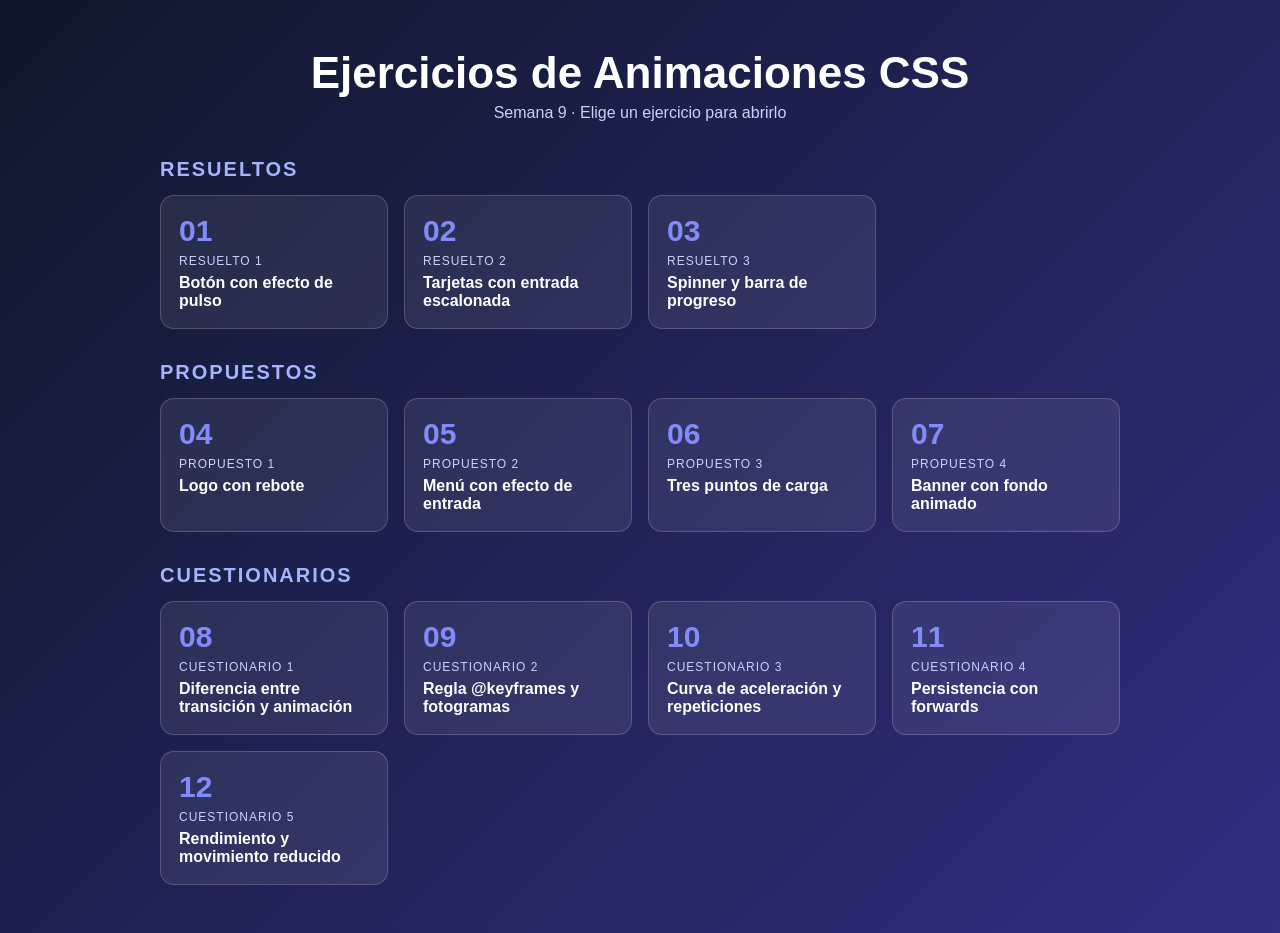
<file: index.html>
<!DOCTYPE html>
<html lang="es"><head><meta charset="UTF-8"><meta name="viewport" content="width=device-width, initial-scale=1.0">
<title>Menú de ejercicios - Semana 9</title>
<style>
*{box-sizing:border-box}
body{margin:0;background:linear-gradient(135deg,#0f172a,#312e81);min-height:100vh;color:#fff;font-family:Arial,sans-serif}
main{max-width:1000px;margin:0 auto;padding:48px 20px}
h1{text-align:center;font-size:clamp(28px,5vw,44px);margin:0 0 6px}
.sub{text-align:center;color:#c7d2fe;margin:0 0 36px}
h2{color:#a5b4fc;margin:32px 0 14px;font-size:20px;text-transform:uppercase;letter-spacing:2px}
.grid{display:grid;grid-template-columns:repeat(auto-fill,minmax(210px,1fr));gap:16px}
.card{display:flex;flex-direction:column;gap:6px;padding:18px;background:rgba(255,255,255,.08);border:1px solid rgba(255,255,255,.18);border-radius:14px;color:#fff;text-decoration:none;transition:transform .2s ease,background .2s ease,border-color .2s ease}
.card:hover,.card:focus-visible{transform:translateY(-4px);background:rgba(99,102,241,.45);border-color:#a5b4fc}
.num{font-size:30px;font-weight:bold;color:#818cf8}
.tag{font-size:12px;color:#c7d2fe;text-transform:uppercase;letter-spacing:1px}
.name{font-weight:bold}
</style></head><body><main>
<h1>Ejercicios de Animaciones CSS</h1><p class="sub">Semana 9 · Elige un ejercicio para abrirlo</p>
<section><h2>Resueltos</h2><div class="grid"><a class="card resuelto" href="Ejercicios_Resueltos/Ejercicio_01_Resuelto_Pulso/index.html"><span class="num">01</span><span class="tag">Resuelto 1</span><span class="name">Botón con efecto de pulso</span></a><a class="card resuelto" href="Ejercicios_Resueltos/Ejercicio_02_Resuelto_Tarjetas/index.html"><span class="num">02</span><span class="tag">Resuelto 2</span><span class="name">Tarjetas con entrada escalonada</span></a><a class="card resuelto" href="Ejercicios_Resueltos/Ejercicio_03_Resuelto_Loaders/index.html"><span class="num">03</span><span class="tag">Resuelto 3</span><span class="name">Spinner y barra de progreso</span></a></div></section><section><h2>Propuestos</h2><div class="grid"><a class="card propuesto" href="Ejercicios_Resueltos/Ejercicio_04_Propuesto_Rebote/index.html"><span class="num">04</span><span class="tag">Propuesto 1</span><span class="name">Logo con rebote</span></a><a class="card propuesto" href="Ejercicios_Resueltos/Ejercicio_05_Propuesto_Menu/index.html"><span class="num">05</span><span class="tag">Propuesto 2</span><span class="name">Menú con efecto de entrada</span></a><a class="card propuesto" href="Ejercicios_Resueltos/Ejercicio_06_Propuesto_Tres_Puntos/index.html"><span class="num">06</span><span class="tag">Propuesto 3</span><span class="name">Tres puntos de carga</span></a><a class="card propuesto" href="Ejercicios_Resueltos/Ejercicio_07_Propuesto_Banner/index.html"><span class="num">07</span><span class="tag">Propuesto 4</span><span class="name">Banner con fondo animado</span></a></div></section><section><h2>Cuestionarios</h2><div class="grid"><a class="card cuestionario" href="Ejercicios_Resueltos/Ejercicio_08_Cuestionario_01/index.html"><span class="num">08</span><span class="tag">Cuestionario 1</span><span class="name">Diferencia entre transición y animación</span></a><a class="card cuestionario" href="Ejercicios_Resueltos/Ejercicio_09_Cuestionario_02/index.html"><span class="num">09</span><span class="tag">Cuestionario 2</span><span class="name">Regla @keyframes y fotogramas</span></a><a class="card cuestionario" href="Ejercicios_Resueltos/Ejercicio_10_Cuestionario_03/index.html"><span class="num">10</span><span class="tag">Cuestionario 3</span><span class="name">Curva de aceleración y repeticiones</span></a><a class="card cuestionario" href="Ejercicios_Resueltos/Ejercicio_11_Cuestionario_04/index.html"><span class="num">11</span><span class="tag">Cuestionario 4</span><span class="name">Persistencia con forwards</span></a><a class="card cuestionario" href="Ejercicios_Resueltos/Ejercicio_12_Cuestionario_05/index.html"><span class="num">12</span><span class="tag">Cuestionario 5</span><span class="name">Rendimiento y movimiento reducido</span></a></div></section>
</main></body></html>
</file>
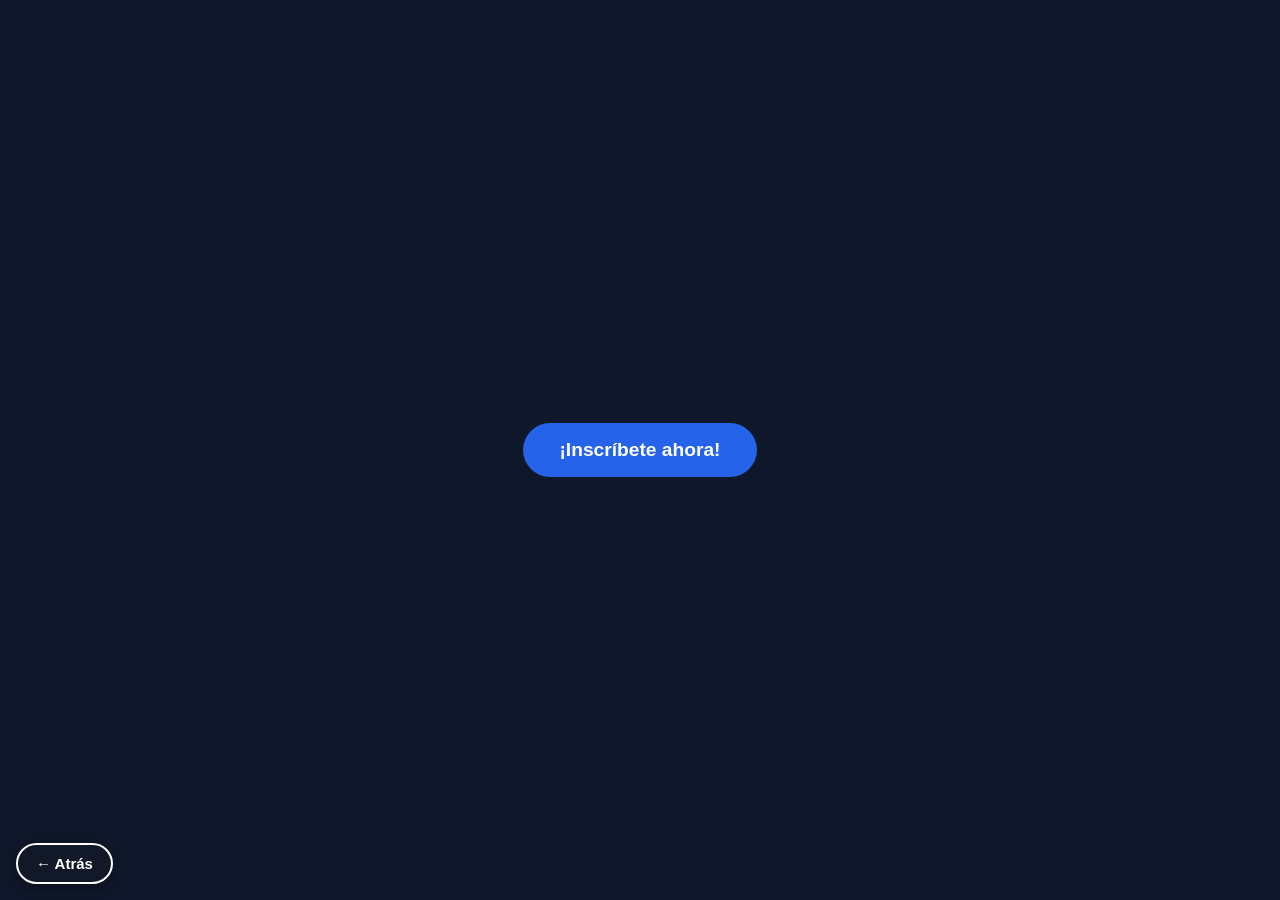
<file: Ejercicios_Resueltos/Ejercicio_01_Resuelto_Pulso/index.html>
<!DOCTYPE html>
<html lang="es">
<head>
  <meta charset="UTF-8">
  <meta name="viewport" content="width=device-width, initial-scale=1.0">
  <title>Resuelto 1: Botón con efecto de pulso</title>
  <link rel="stylesheet" href="styles.css">
<style id="btn-atras-css">
.btn-atras{position:fixed;left:16px;bottom:16px;z-index:99999;display:inline-flex;align-items:center;gap:8px;padding:10px 18px;background:#111827;color:#fff;font:700 15px Arial,sans-serif;text-decoration:none;border-radius:999px;box-shadow:0 4px 14px rgba(0,0,0,.35);border:2px solid #fff;transition:transform .2s ease,background .2s ease}
.btn-atras:hover,.btn-atras:focus-visible{background:#4f46e5;transform:translateX(-3px)}
</style>
</head>
<body>
  <button type="button" class="btn-pulso">¡Inscríbete ahora!</button>
<a class="btn-atras" href="../../index.html">&#8592; Atrás</a>
</body>
</html>
</file>
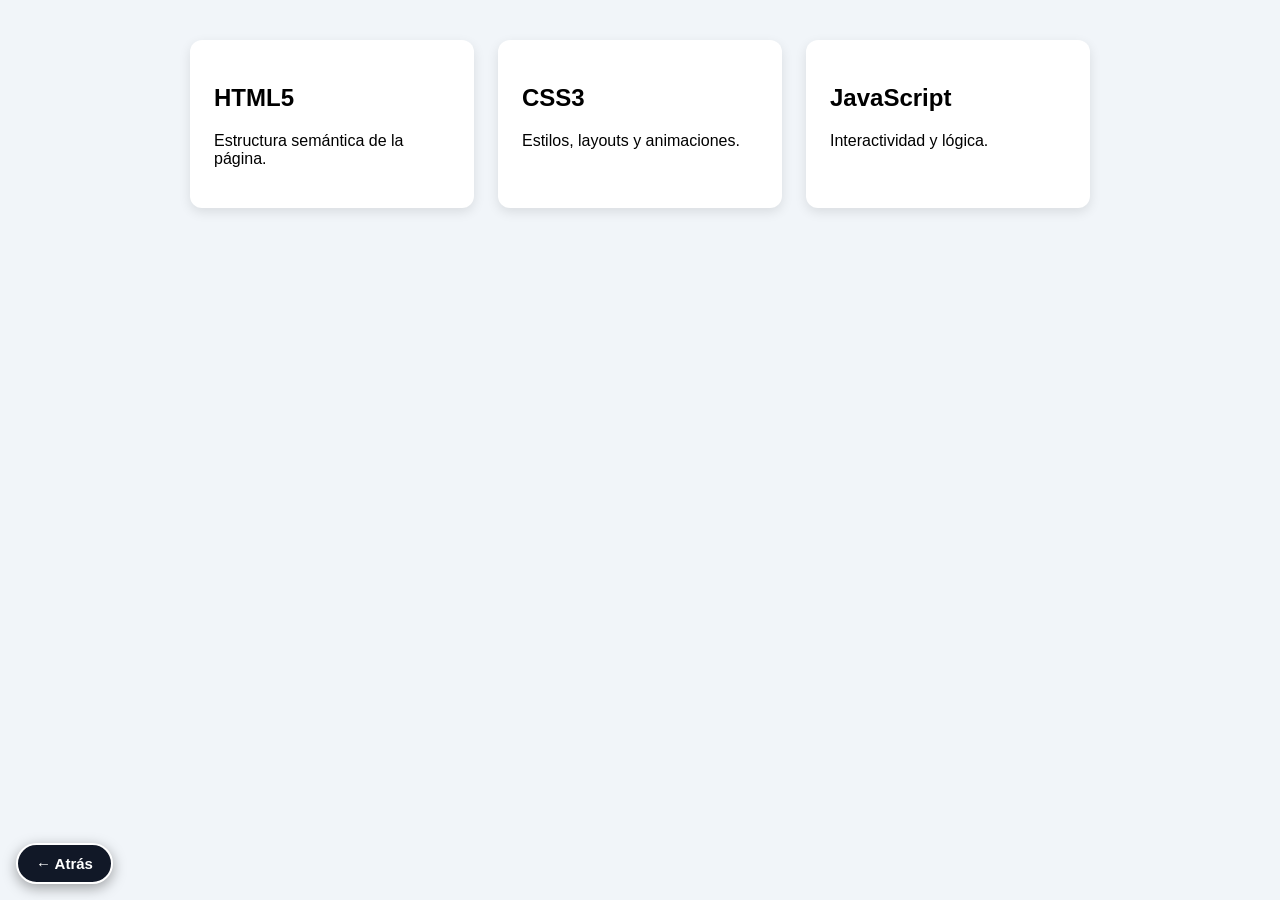
<file: Ejercicios_Resueltos/Ejercicio_02_Resuelto_Tarjetas/index.html>
<!DOCTYPE html>
<html lang="es">
<head>
  <meta charset="UTF-8">
  <meta name="viewport" content="width=device-width, initial-scale=1.0">
  <title>Resuelto 2: Tarjetas con entrada escalonada</title>
  <link rel="stylesheet" href="styles.css">
<style id="btn-atras-css">
.btn-atras{position:fixed;left:16px;bottom:16px;z-index:99999;display:inline-flex;align-items:center;gap:8px;padding:10px 18px;background:#111827;color:#fff;font:700 15px Arial,sans-serif;text-decoration:none;border-radius:999px;box-shadow:0 4px 14px rgba(0,0,0,.35);border:2px solid #fff;transition:transform .2s ease,background .2s ease}
.btn-atras:hover,.btn-atras:focus-visible{background:#4f46e5;transform:translateX(-3px)}
</style>
</head>
<body>
  <main class="contenedor">
    <article class="tarjeta"><h2>HTML5</h2><p>Estructura semántica de la página.</p></article>
    <article class="tarjeta"><h2>CSS3</h2><p>Estilos, layouts y animaciones.</p></article>
    <article class="tarjeta"><h2>JavaScript</h2><p>Interactividad y lógica.</p></article>
  </main>
<a class="btn-atras" href="../../index.html">&#8592; Atrás</a>
</body>
</html>
</file>
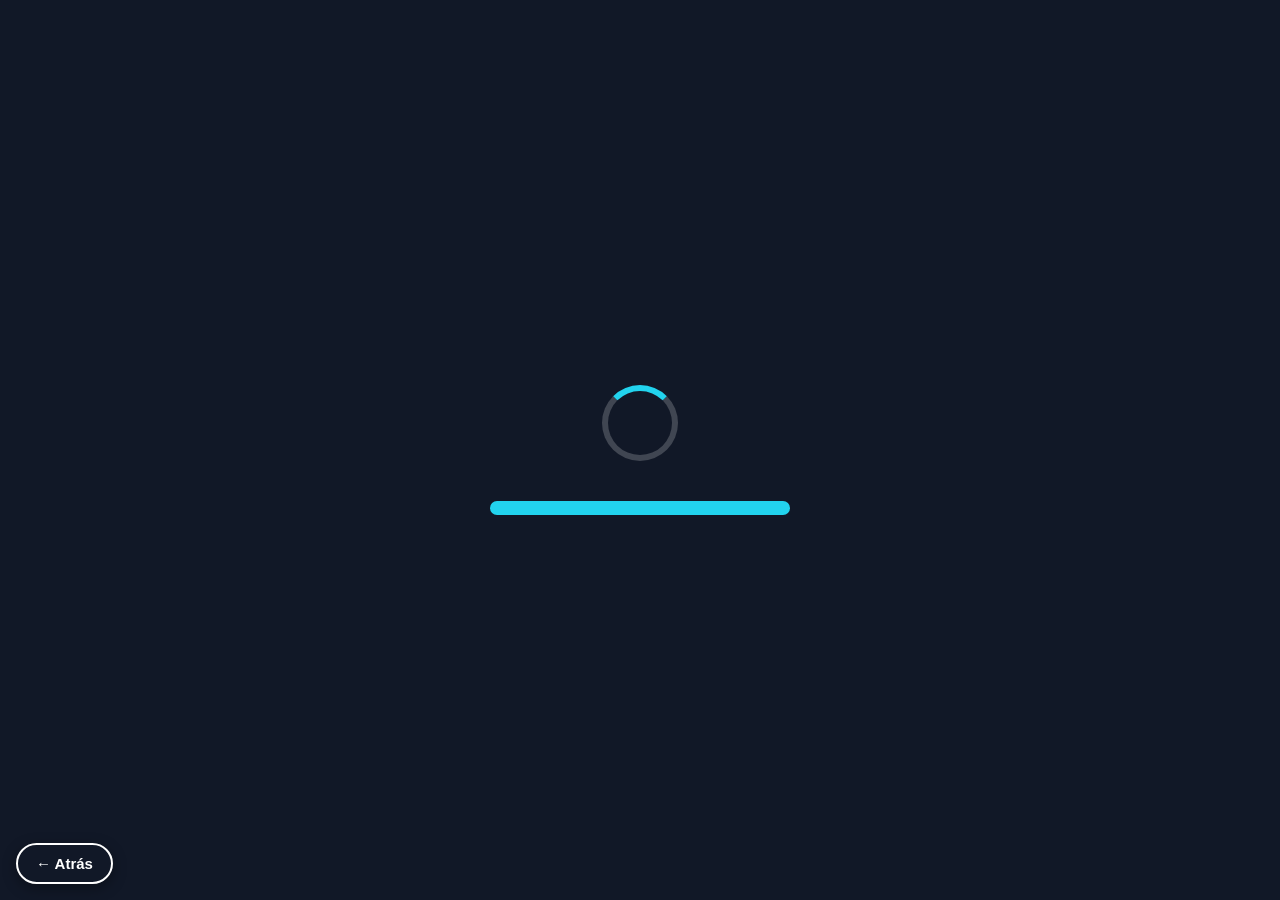
<file: Ejercicios_Resueltos/Ejercicio_03_Resuelto_Loaders/index.html>
<!DOCTYPE html>
<html lang="es">
<head>
  <meta charset="UTF-8">
  <meta name="viewport" content="width=device-width, initial-scale=1.0">
  <title>Resuelto 3: Spinner y barra de progreso</title>
  <link rel="stylesheet" href="styles.css">
<style id="btn-atras-css">
.btn-atras{position:fixed;left:16px;bottom:16px;z-index:99999;display:inline-flex;align-items:center;gap:8px;padding:10px 18px;background:#111827;color:#fff;font:700 15px Arial,sans-serif;text-decoration:none;border-radius:999px;box-shadow:0 4px 14px rgba(0,0,0,.35);border:2px solid #fff;transition:transform .2s ease,background .2s ease}
.btn-atras:hover,.btn-atras:focus-visible{background:#4f46e5;transform:translateX(-3px)}
</style>
</head>
<body>
  <div class="spinner" role="status" aria-label="Cargando"></div>
  <div class="barra" role="img" aria-label="Demostración de barra que se llena y se vacía">
    <div class="barra__relleno"></div>
  </div>
<a class="btn-atras" href="../../index.html">&#8592; Atrás</a>
</body>
</html>
</file>
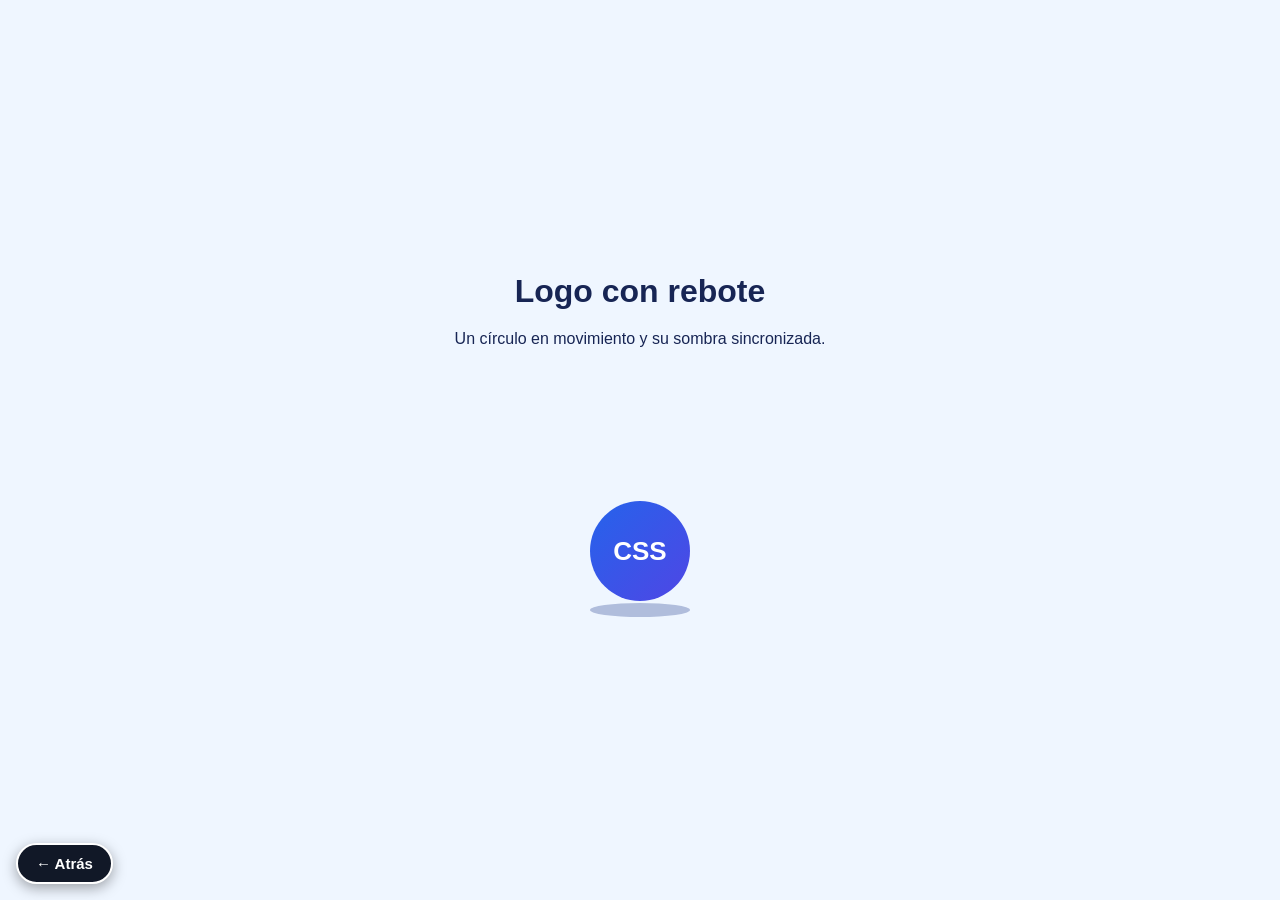
<file: Ejercicios_Resueltos/Ejercicio_04_Propuesto_Rebote/index.html>
<!DOCTYPE html>
<html lang="es">
<head>
  <meta charset="UTF-8">
  <meta name="viewport" content="width=device-width, initial-scale=1.0">
  <title>Propuesto 1: Logo con rebote</title>
  <link rel="stylesheet" href="styles.css">
<style id="btn-atras-css">
.btn-atras{position:fixed;left:16px;bottom:16px;z-index:99999;display:inline-flex;align-items:center;gap:8px;padding:10px 18px;background:#111827;color:#fff;font:700 15px Arial,sans-serif;text-decoration:none;border-radius:999px;box-shadow:0 4px 14px rgba(0,0,0,.35);border:2px solid #fff;transition:transform .2s ease,background .2s ease}
.btn-atras:hover,.btn-atras:focus-visible{background:#4f46e5;transform:translateX(-3px)}
</style>
</head>
<body>
  <main>
    <h1>Logo con rebote</h1>
    <p>Un círculo en movimiento y su sombra sincronizada.</p>
    <div class="escena" role="img" aria-label="Círculo azul que rebota sobre su sombra">
      <div class="logo" aria-hidden="true">CSS</div>
      <div class="sombra" aria-hidden="true"></div>
    </div>
  </main>
<a class="btn-atras" href="../../index.html">&#8592; Atrás</a>
</body>
</html>
</file>
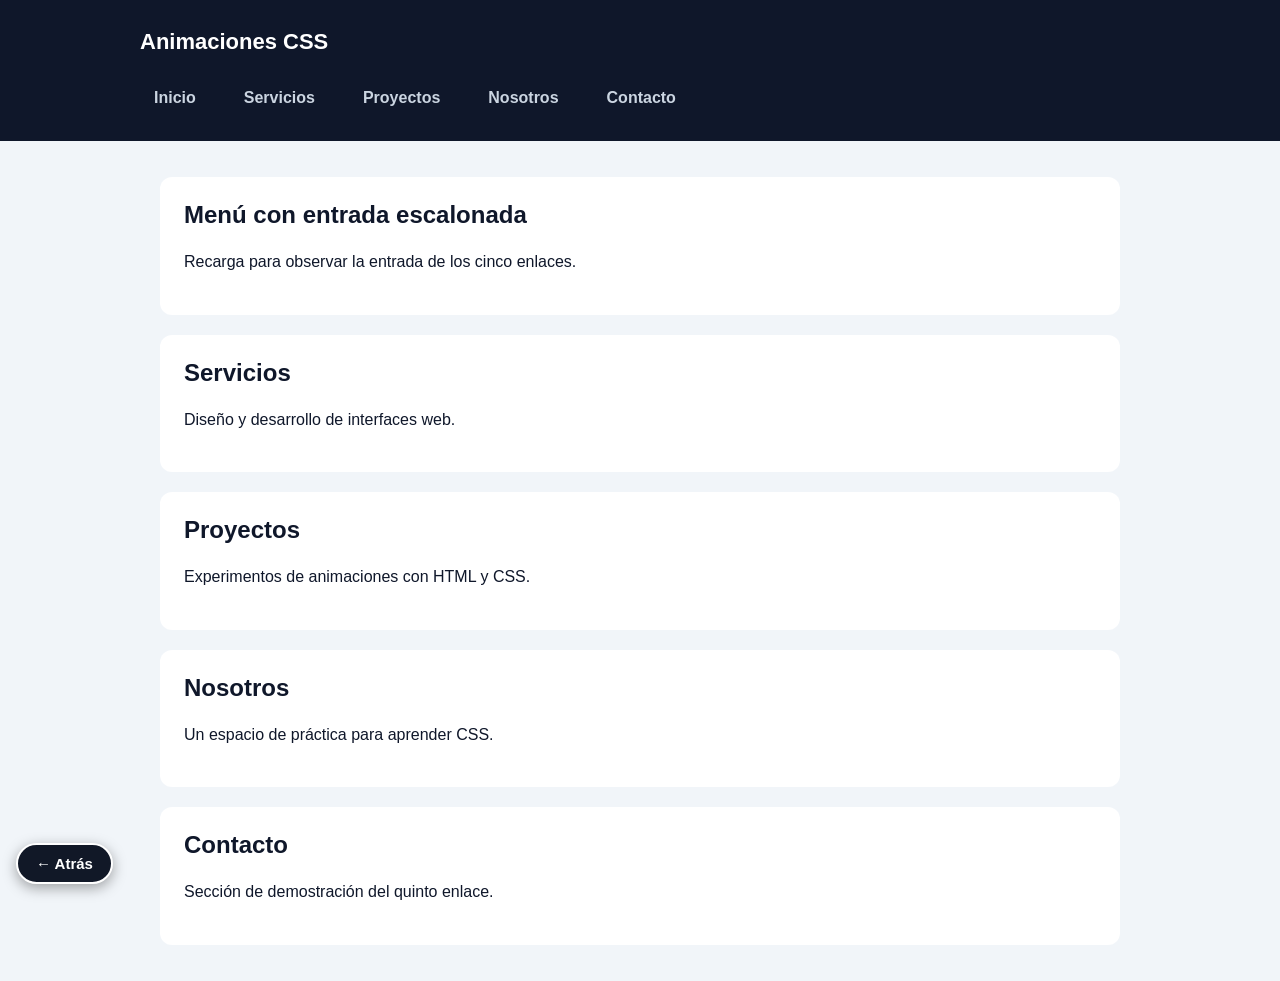
<file: Ejercicios_Resueltos/Ejercicio_05_Propuesto_Menu/index.html>
<!DOCTYPE html>
<html lang="es">
<head>
  <meta charset="UTF-8">
  <meta name="viewport" content="width=device-width, initial-scale=1.0">
  <title>Propuesto 2: Menú con efecto de entrada</title>
  <link rel="stylesheet" href="styles.css">
<style id="btn-atras-css">
.btn-atras{position:fixed;left:16px;bottom:16px;z-index:99999;display:inline-flex;align-items:center;gap:8px;padding:10px 18px;background:#111827;color:#fff;font:700 15px Arial,sans-serif;text-decoration:none;border-radius:999px;box-shadow:0 4px 14px rgba(0,0,0,.35);border:2px solid #fff;transition:transform .2s ease,background .2s ease}
.btn-atras:hover,.btn-atras:focus-visible{background:#4f46e5;transform:translateX(-3px)}
</style>
</head>
<body>
  <header>
    <p class="marca">Animaciones CSS</p>
    <nav aria-label="Navegación principal">
      <a href="#inicio">Inicio</a><a href="#servicios">Servicios</a><a href="#proyectos">Proyectos</a><a href="#nosotros">Nosotros</a><a href="#contacto">Contacto</a>
    </nav>
  </header>
  <main>
    <section id="inicio"><h1>Menú con entrada escalonada</h1><p>Recarga para observar la entrada de los cinco enlaces.</p></section>
    <section id="servicios"><h2>Servicios</h2><p>Diseño y desarrollo de interfaces web.</p></section>
    <section id="proyectos"><h2>Proyectos</h2><p>Experimentos de animaciones con HTML y CSS.</p></section>
    <section id="nosotros"><h2>Nosotros</h2><p>Un espacio de práctica para aprender CSS.</p></section>
    <section id="contacto"><h2>Contacto</h2><p>Sección de demostración del quinto enlace.</p></section>
  </main>
<a class="btn-atras" href="../../index.html">&#8592; Atrás</a>
</body>
</html>
</file>
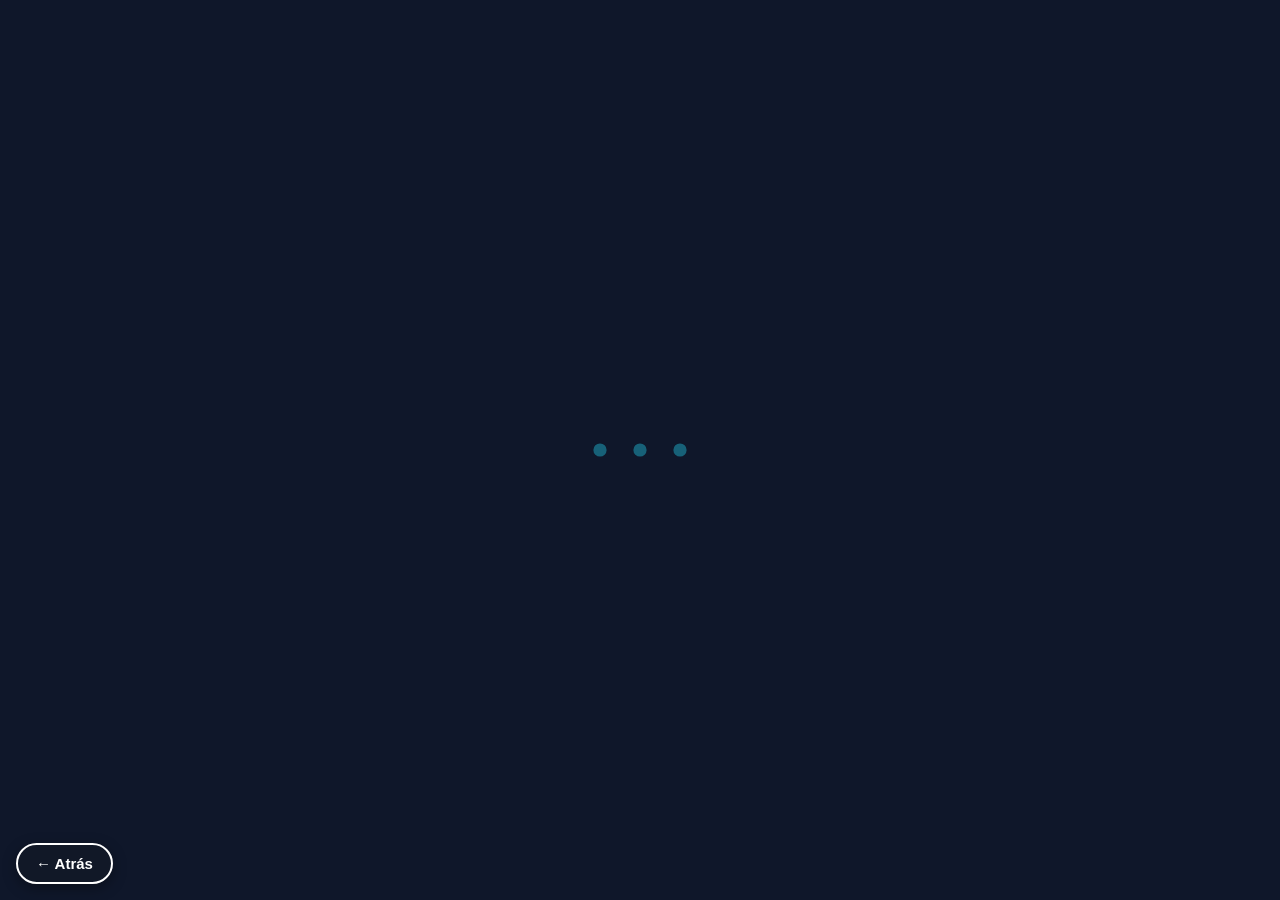
<file: Ejercicios_Resueltos/Ejercicio_06_Propuesto_Tres_Puntos/index.html>
<!DOCTYPE html>
<html lang="es">
<head>
  <meta charset="UTF-8">
  <meta name="viewport" content="width=device-width, initial-scale=1.0">
  <title>Propuesto 3: Tres puntos de carga</title>
  <link rel="stylesheet" href="styles.css">
<style id="btn-atras-css">
.btn-atras{position:fixed;left:16px;bottom:16px;z-index:99999;display:inline-flex;align-items:center;gap:8px;padding:10px 18px;background:#111827;color:#fff;font:700 15px Arial,sans-serif;text-decoration:none;border-radius:999px;box-shadow:0 4px 14px rgba(0,0,0,.35);border:2px solid #fff;transition:transform .2s ease,background .2s ease}
.btn-atras:hover,.btn-atras:focus-visible{background:#4f46e5;transform:translateX(-3px)}
</style>
</head>
<body>
  <main class="loader" role="status" aria-label="Cargando">
    <span class="punto" aria-hidden="true"></span>
    <span class="punto" aria-hidden="true"></span>
    <span class="punto" aria-hidden="true"></span>
  </main>
<a class="btn-atras" href="../../index.html">&#8592; Atrás</a>
</body>
</html>
</file>
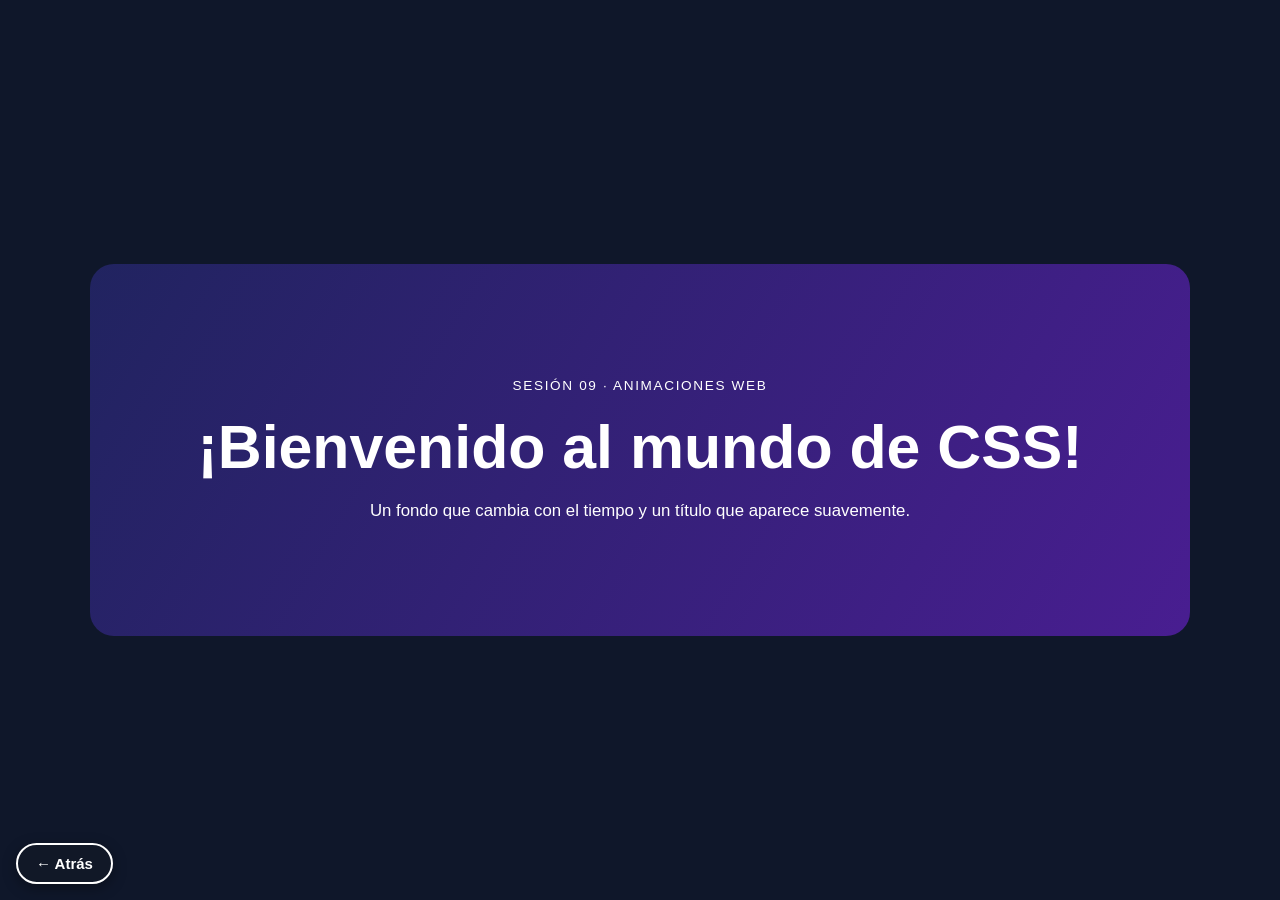
<file: Ejercicios_Resueltos/Ejercicio_07_Propuesto_Banner/index.html>
<!DOCTYPE html>
<html lang="es">
<head>
  <meta charset="UTF-8">
  <meta name="viewport" content="width=device-width, initial-scale=1.0">
  <title>Propuesto 4: Banner con fondo animado</title>
  <link rel="stylesheet" href="styles.css">
<style id="btn-atras-css">
.btn-atras{position:fixed;left:16px;bottom:16px;z-index:99999;display:inline-flex;align-items:center;gap:8px;padding:10px 18px;background:#111827;color:#fff;font:700 15px Arial,sans-serif;text-decoration:none;border-radius:999px;box-shadow:0 4px 14px rgba(0,0,0,.35);border:2px solid #fff;transition:transform .2s ease,background .2s ease}
.btn-atras:hover,.btn-atras:focus-visible{background:#4f46e5;transform:translateX(-3px)}
</style>
</head>
<body>
  <main class="banner">
    <div class="contenido">
      <p class="etiqueta">Sesión 09 · Animaciones web</p>
      <h1>¡Bienvenido al mundo de CSS!</h1>
      <p>Un fondo que cambia con el tiempo y un título que aparece suavemente.</p>
    </div>
  </main>
<a class="btn-atras" href="../../index.html">&#8592; Atrás</a>
</body>
</html>
</file>
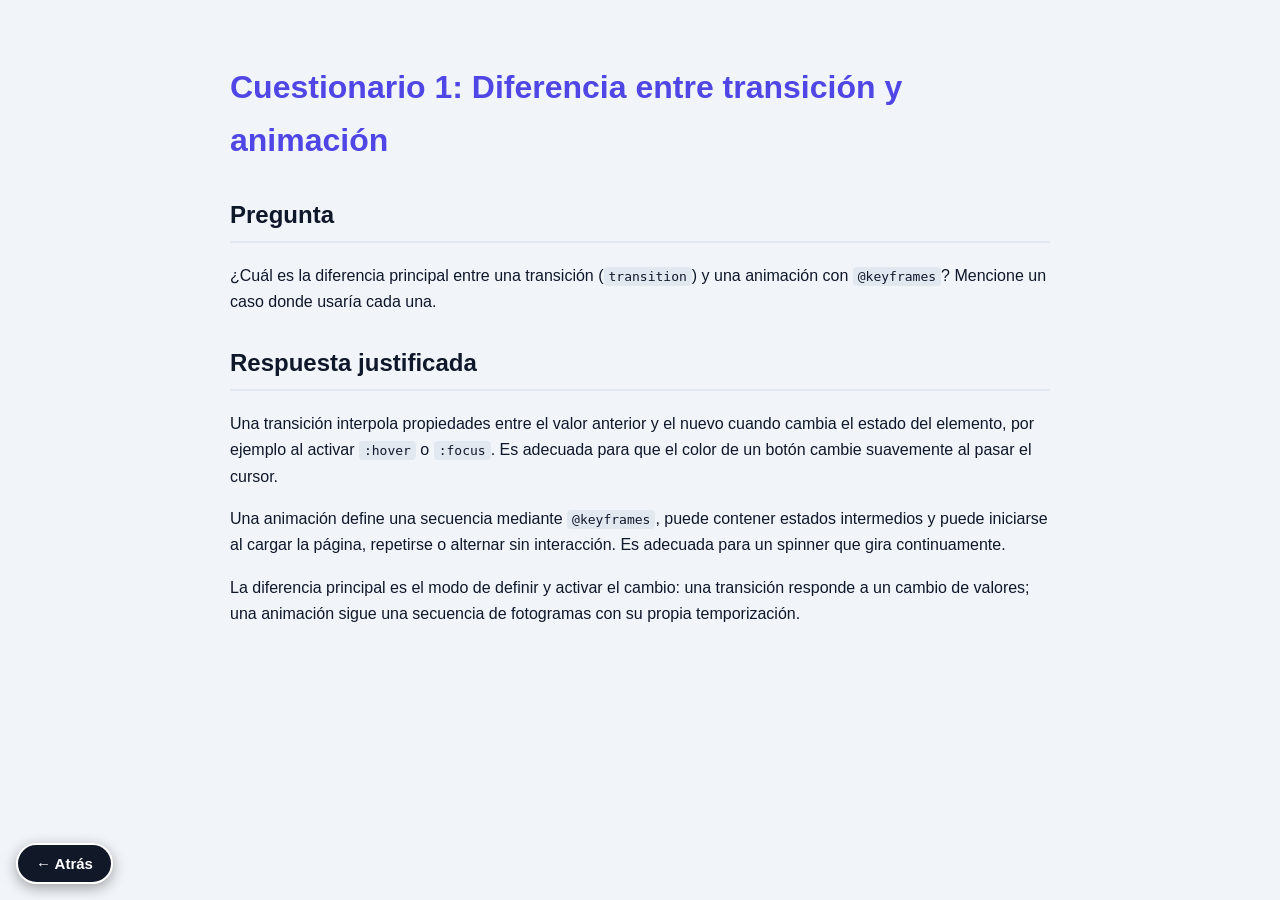
<file: Ejercicios_Resueltos/Ejercicio_08_Cuestionario_01/index.html>
<!DOCTYPE html>
<html lang="es"><head><meta charset="UTF-8"><meta name="viewport" content="width=device-width, initial-scale=1.0">
<title>Cuestionario 1: Diferencia entre transición y animación</title>
<style>body{margin:0;background:#f1f5f9;color:#0f172a;font-family:Arial,sans-serif;line-height:1.65}
main{max-width:820px;margin:0 auto;padding:40px 20px 90px}
h1{color:#4f46e5}h2{margin-top:28px;border-bottom:2px solid #e2e8f0;padding-bottom:6px}
code{background:#e2e8f0;padding:2px 5px;border-radius:4px}pre{background:#0f172a;color:#e2e8f0;padding:16px;border-radius:10px;overflow:auto}pre code{background:none;padding:0}</style>
<style id="btn-atras-css">
.btn-atras{position:fixed;left:16px;bottom:16px;z-index:99999;display:inline-flex;align-items:center;gap:8px;padding:10px 18px;background:#111827;color:#fff;font:700 15px Arial,sans-serif;text-decoration:none;border-radius:999px;box-shadow:0 4px 14px rgba(0,0,0,.35);border:2px solid #fff;transition:transform .2s ease,background .2s ease}
.btn-atras:hover,.btn-atras:focus-visible{background:#4f46e5;transform:translateX(-3px)}
</style></head><body><main><h1>Cuestionario 1: Diferencia entre transición y animación</h1>
<h2>Pregunta</h2>
<p>¿Cuál es la diferencia principal entre una transición (<code>transition</code>) y una animación con <code>@keyframes</code>? Mencione un caso donde usaría cada una.</p>
<h2>Respuesta justificada</h2>
<p>Una transición interpola propiedades entre el valor anterior y el nuevo cuando cambia el estado del elemento, por ejemplo al activar <code>:hover</code> o <code>:focus</code>. Es adecuada para que el color de un botón cambie suavemente al pasar el cursor.</p>
<p>Una animación define una secuencia mediante <code>@keyframes</code>, puede contener estados intermedios y puede iniciarse al cargar la página, repetirse o alternar sin interacción. Es adecuada para un spinner que gira continuamente.</p>
<p>La diferencia principal es el modo de definir y activar el cambio: una transición responde a un cambio de valores; una animación sigue una secuencia de fotogramas con su propia temporización.</p></main><a class="btn-atras" href="../../index.html">&#8592; Atrás</a></body></html>
</file>
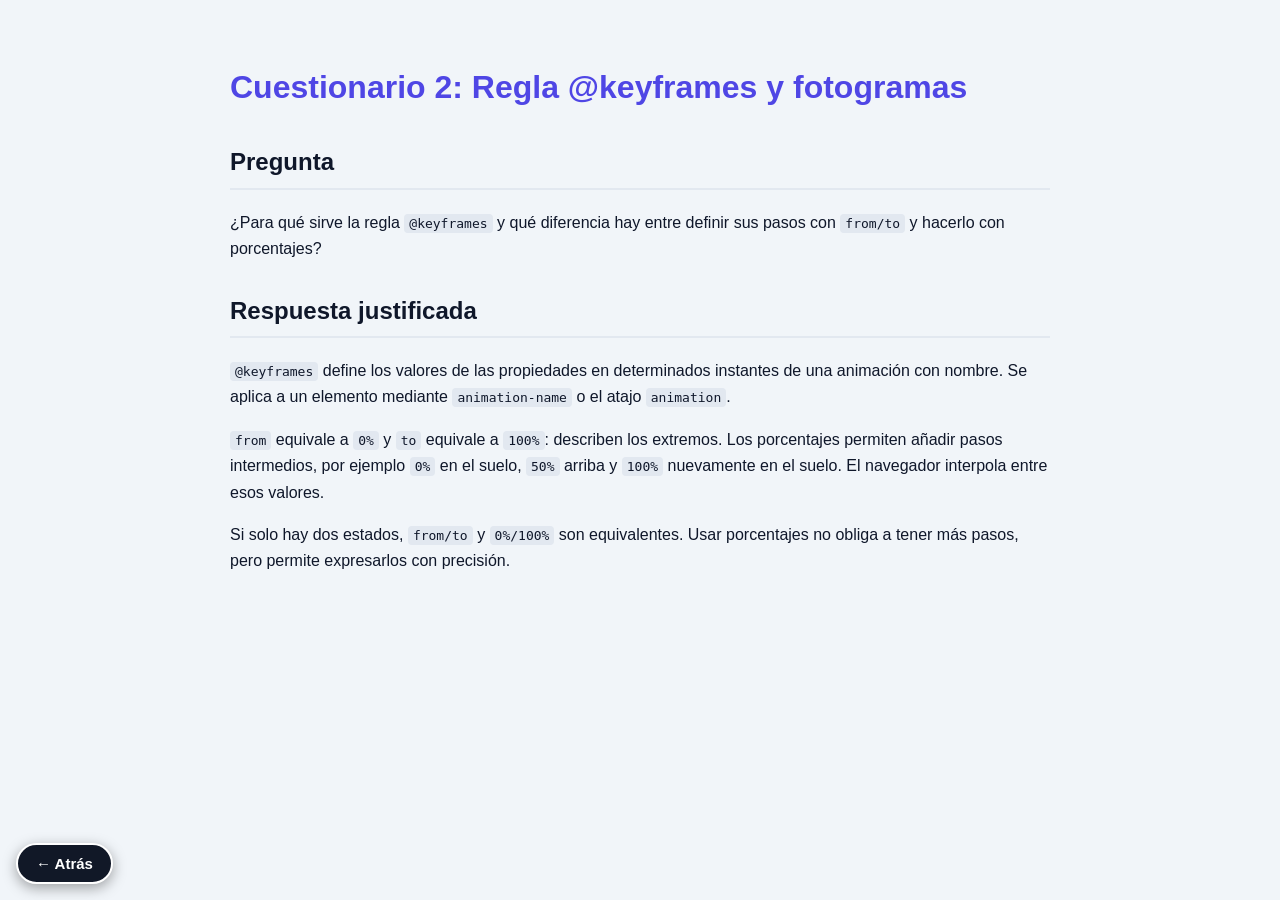
<file: Ejercicios_Resueltos/Ejercicio_09_Cuestionario_02/index.html>
<!DOCTYPE html>
<html lang="es"><head><meta charset="UTF-8"><meta name="viewport" content="width=device-width, initial-scale=1.0">
<title>Cuestionario 2: Regla @keyframes y fotogramas</title>
<style>body{margin:0;background:#f1f5f9;color:#0f172a;font-family:Arial,sans-serif;line-height:1.65}
main{max-width:820px;margin:0 auto;padding:40px 20px 90px}
h1{color:#4f46e5}h2{margin-top:28px;border-bottom:2px solid #e2e8f0;padding-bottom:6px}
code{background:#e2e8f0;padding:2px 5px;border-radius:4px}pre{background:#0f172a;color:#e2e8f0;padding:16px;border-radius:10px;overflow:auto}pre code{background:none;padding:0}</style>
<style id="btn-atras-css">
.btn-atras{position:fixed;left:16px;bottom:16px;z-index:99999;display:inline-flex;align-items:center;gap:8px;padding:10px 18px;background:#111827;color:#fff;font:700 15px Arial,sans-serif;text-decoration:none;border-radius:999px;box-shadow:0 4px 14px rgba(0,0,0,.35);border:2px solid #fff;transition:transform .2s ease,background .2s ease}
.btn-atras:hover,.btn-atras:focus-visible{background:#4f46e5;transform:translateX(-3px)}
</style></head><body><main><h1>Cuestionario 2: Regla @keyframes y fotogramas</h1>
<h2>Pregunta</h2>
<p>¿Para qué sirve la regla <code>@keyframes</code> y qué diferencia hay entre definir sus pasos con <code>from/to</code> y hacerlo con porcentajes?</p>
<h2>Respuesta justificada</h2>
<p><code>@keyframes</code> define los valores de las propiedades en determinados instantes de una animación con nombre. Se aplica a un elemento mediante <code>animation-name</code> o el atajo <code>animation</code>.</p>
<p><code>from</code> equivale a <code>0%</code> y <code>to</code> equivale a <code>100%</code>: describen los extremos. Los porcentajes permiten añadir pasos intermedios, por ejemplo <code>0%</code> en el suelo, <code>50%</code> arriba y <code>100%</code> nuevamente en el suelo. El navegador interpola entre esos valores.</p>
<p>Si solo hay dos estados, <code>from/to</code> y <code>0%/100%</code> son equivalentes. Usar porcentajes no obliga a tener más pasos, pero permite expresarlos con precisión.</p></main><a class="btn-atras" href="../../index.html">&#8592; Atrás</a></body></html>
</file>
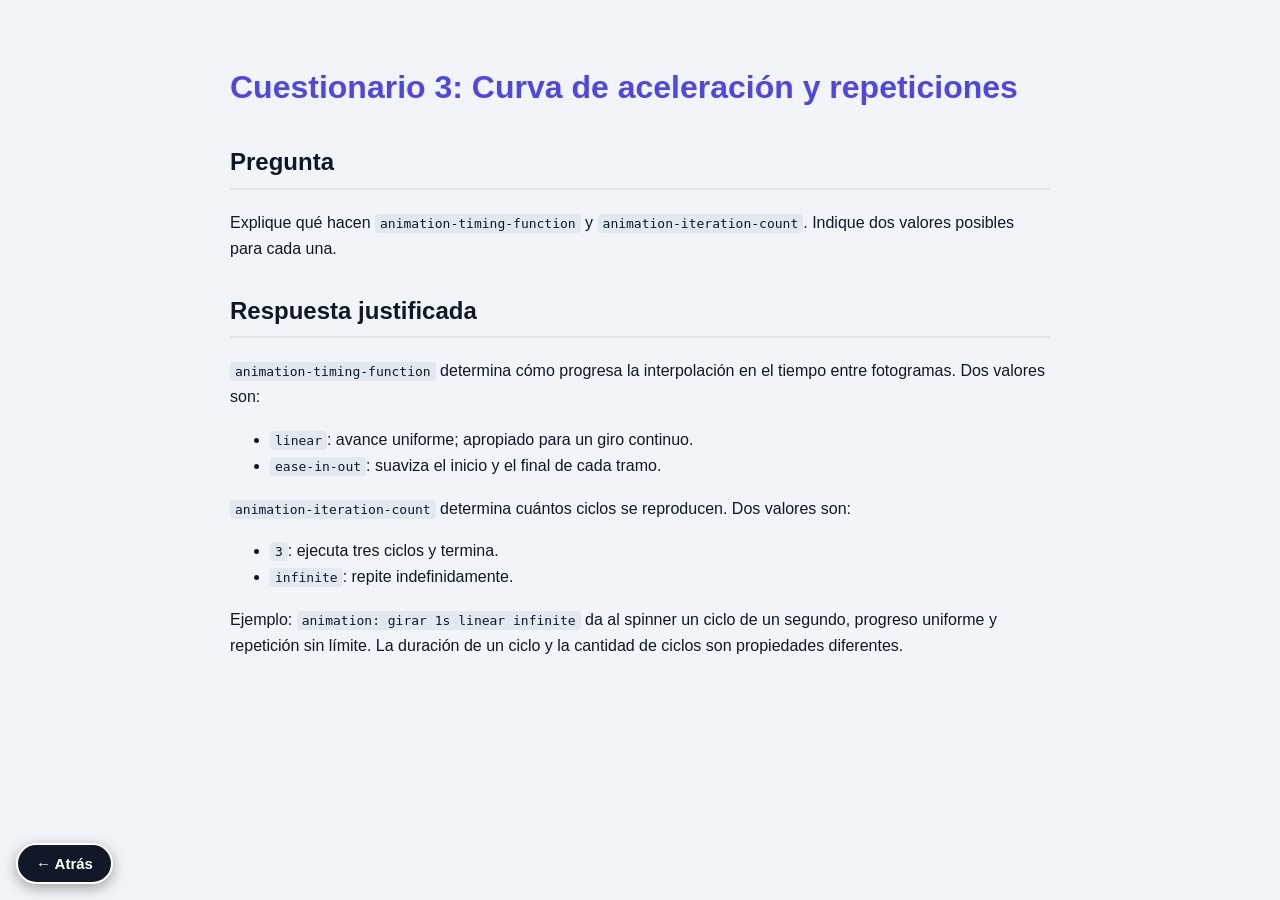
<file: Ejercicios_Resueltos/Ejercicio_10_Cuestionario_03/index.html>
<!DOCTYPE html>
<html lang="es"><head><meta charset="UTF-8"><meta name="viewport" content="width=device-width, initial-scale=1.0">
<title>Cuestionario 3: Curva de aceleración y repeticiones</title>
<style>body{margin:0;background:#f1f5f9;color:#0f172a;font-family:Arial,sans-serif;line-height:1.65}
main{max-width:820px;margin:0 auto;padding:40px 20px 90px}
h1{color:#4f46e5}h2{margin-top:28px;border-bottom:2px solid #e2e8f0;padding-bottom:6px}
code{background:#e2e8f0;padding:2px 5px;border-radius:4px}pre{background:#0f172a;color:#e2e8f0;padding:16px;border-radius:10px;overflow:auto}pre code{background:none;padding:0}</style>
<style id="btn-atras-css">
.btn-atras{position:fixed;left:16px;bottom:16px;z-index:99999;display:inline-flex;align-items:center;gap:8px;padding:10px 18px;background:#111827;color:#fff;font:700 15px Arial,sans-serif;text-decoration:none;border-radius:999px;box-shadow:0 4px 14px rgba(0,0,0,.35);border:2px solid #fff;transition:transform .2s ease,background .2s ease}
.btn-atras:hover,.btn-atras:focus-visible{background:#4f46e5;transform:translateX(-3px)}
</style></head><body><main><h1>Cuestionario 3: Curva de aceleración y repeticiones</h1>
<h2>Pregunta</h2>
<p>Explique qué hacen <code>animation-timing-function</code> y <code>animation-iteration-count</code>. Indique dos valores posibles para cada una.</p>
<h2>Respuesta justificada</h2>
<p><code>animation-timing-function</code> determina cómo progresa la interpolación en el tiempo entre fotogramas. Dos valores son:</p>
<ul>
<li><code>linear</code>: avance uniforme; apropiado para un giro continuo.</li>
<li><code>ease-in-out</code>: suaviza el inicio y el final de cada tramo.</li>
</ul>
<p><code>animation-iteration-count</code> determina cuántos ciclos se reproducen. Dos valores son:</p>
<ul>
<li><code>3</code>: ejecuta tres ciclos y termina.</li>
<li><code>infinite</code>: repite indefinidamente.</li>
</ul>
<p>Ejemplo: <code>animation: girar 1s linear infinite</code> da al spinner un ciclo de un segundo, progreso uniforme y repetición sin límite. La duración de un ciclo y la cantidad de ciclos son propiedades diferentes.</p></main><a class="btn-atras" href="../../index.html">&#8592; Atrás</a></body></html>
</file>
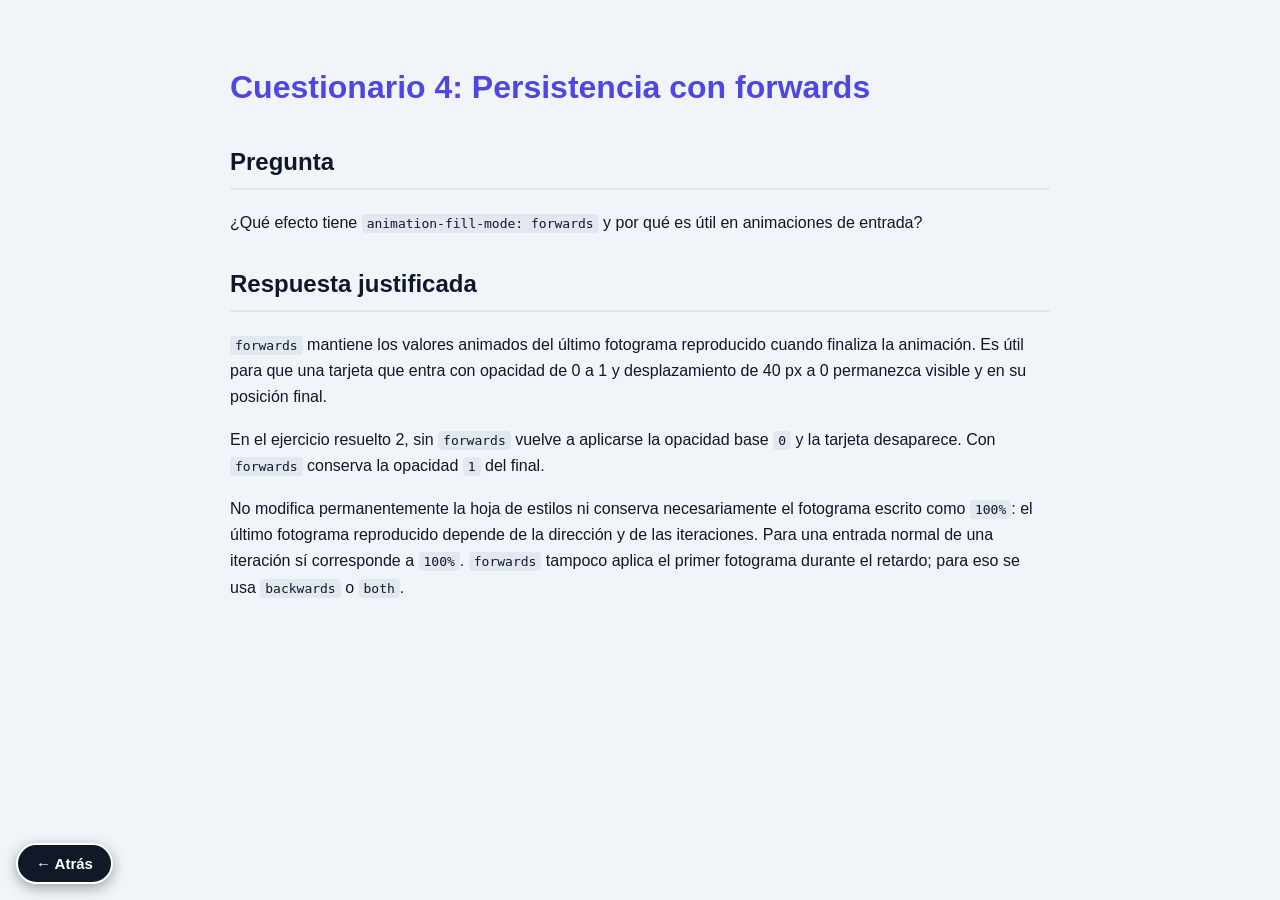
<file: Ejercicios_Resueltos/Ejercicio_11_Cuestionario_04/index.html>
<!DOCTYPE html>
<html lang="es"><head><meta charset="UTF-8"><meta name="viewport" content="width=device-width, initial-scale=1.0">
<title>Cuestionario 4: Persistencia con forwards</title>
<style>body{margin:0;background:#f1f5f9;color:#0f172a;font-family:Arial,sans-serif;line-height:1.65}
main{max-width:820px;margin:0 auto;padding:40px 20px 90px}
h1{color:#4f46e5}h2{margin-top:28px;border-bottom:2px solid #e2e8f0;padding-bottom:6px}
code{background:#e2e8f0;padding:2px 5px;border-radius:4px}pre{background:#0f172a;color:#e2e8f0;padding:16px;border-radius:10px;overflow:auto}pre code{background:none;padding:0}</style>
<style id="btn-atras-css">
.btn-atras{position:fixed;left:16px;bottom:16px;z-index:99999;display:inline-flex;align-items:center;gap:8px;padding:10px 18px;background:#111827;color:#fff;font:700 15px Arial,sans-serif;text-decoration:none;border-radius:999px;box-shadow:0 4px 14px rgba(0,0,0,.35);border:2px solid #fff;transition:transform .2s ease,background .2s ease}
.btn-atras:hover,.btn-atras:focus-visible{background:#4f46e5;transform:translateX(-3px)}
</style></head><body><main><h1>Cuestionario 4: Persistencia con forwards</h1>
<h2>Pregunta</h2>
<p>¿Qué efecto tiene <code>animation-fill-mode: forwards</code> y por qué es útil en animaciones de entrada?</p>
<h2>Respuesta justificada</h2>
<p><code>forwards</code> mantiene los valores animados del último fotograma reproducido cuando finaliza la animación. Es útil para que una tarjeta que entra con opacidad de 0 a 1 y desplazamiento de 40 px a 0 permanezca visible y en su posición final.</p>
<p>En el ejercicio resuelto 2, sin <code>forwards</code> vuelve a aplicarse la opacidad base <code>0</code> y la tarjeta desaparece. Con <code>forwards</code> conserva la opacidad <code>1</code> del final.</p>
<p>No modifica permanentemente la hoja de estilos ni conserva necesariamente el fotograma escrito como <code>100%</code>: el último fotograma reproducido depende de la dirección y de las iteraciones. Para una entrada normal de una iteración sí corresponde a <code>100%</code>. <code>forwards</code> tampoco aplica el primer fotograma durante el retardo; para eso se usa <code>backwards</code> o <code>both</code>.</p></main><a class="btn-atras" href="../../index.html">&#8592; Atrás</a></body></html>
</file>
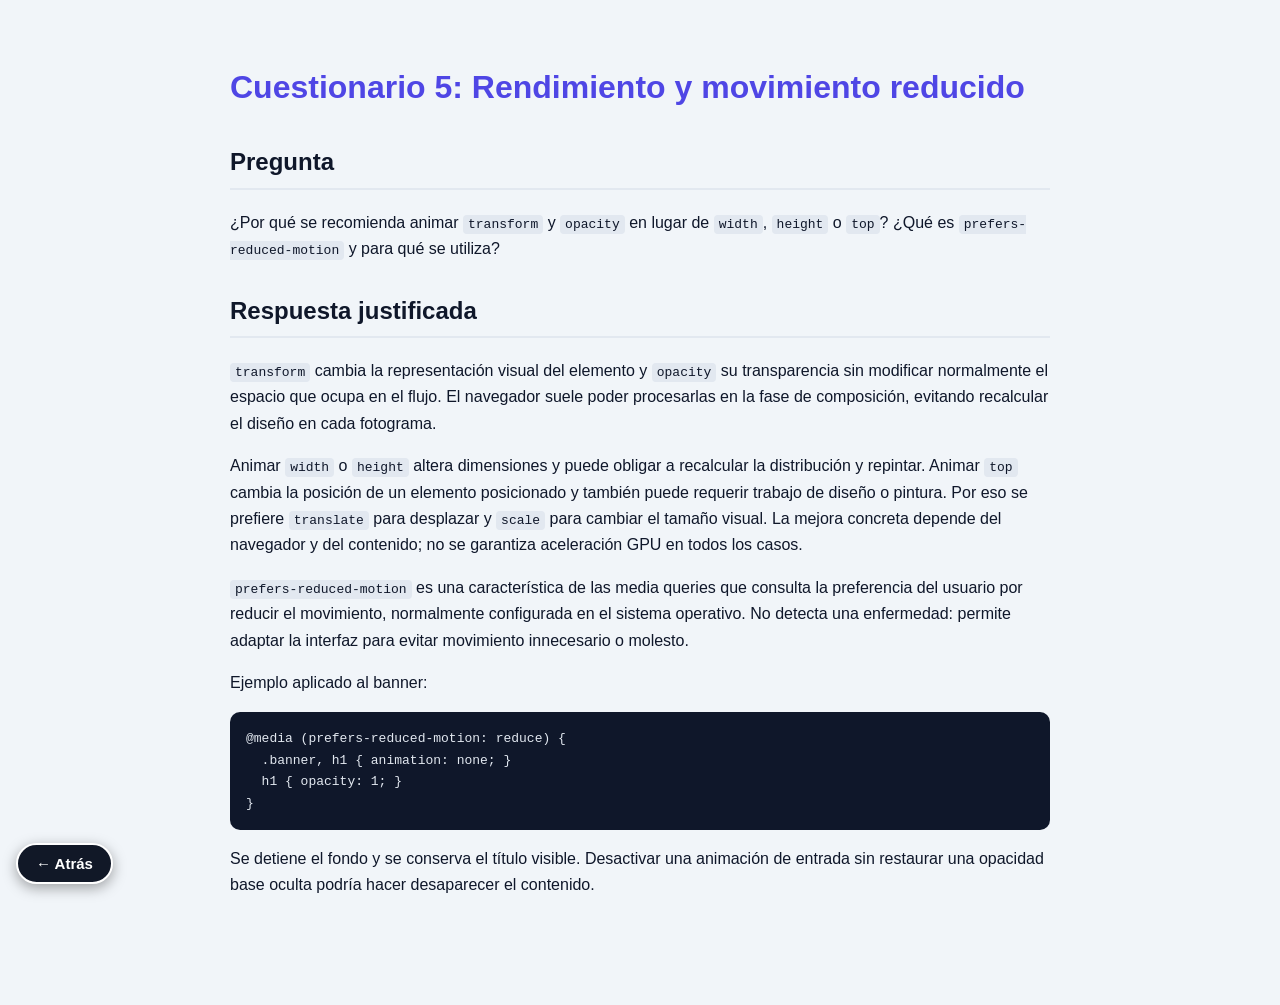
<file: Ejercicios_Resueltos/Ejercicio_12_Cuestionario_05/index.html>
<!DOCTYPE html>
<html lang="es"><head><meta charset="UTF-8"><meta name="viewport" content="width=device-width, initial-scale=1.0">
<title>Cuestionario 5: Rendimiento y movimiento reducido</title>
<style>body{margin:0;background:#f1f5f9;color:#0f172a;font-family:Arial,sans-serif;line-height:1.65}
main{max-width:820px;margin:0 auto;padding:40px 20px 90px}
h1{color:#4f46e5}h2{margin-top:28px;border-bottom:2px solid #e2e8f0;padding-bottom:6px}
code{background:#e2e8f0;padding:2px 5px;border-radius:4px}pre{background:#0f172a;color:#e2e8f0;padding:16px;border-radius:10px;overflow:auto}pre code{background:none;padding:0}</style>
<style id="btn-atras-css">
.btn-atras{position:fixed;left:16px;bottom:16px;z-index:99999;display:inline-flex;align-items:center;gap:8px;padding:10px 18px;background:#111827;color:#fff;font:700 15px Arial,sans-serif;text-decoration:none;border-radius:999px;box-shadow:0 4px 14px rgba(0,0,0,.35);border:2px solid #fff;transition:transform .2s ease,background .2s ease}
.btn-atras:hover,.btn-atras:focus-visible{background:#4f46e5;transform:translateX(-3px)}
</style></head><body><main><h1>Cuestionario 5: Rendimiento y movimiento reducido</h1>
<h2>Pregunta</h2>
<p>¿Por qué se recomienda animar <code>transform</code> y <code>opacity</code> en lugar de <code>width</code>, <code>height</code> o <code>top</code>? ¿Qué es <code>prefers-reduced-motion</code> y para qué se utiliza?</p>
<h2>Respuesta justificada</h2>
<p><code>transform</code> cambia la representación visual del elemento y <code>opacity</code> su transparencia sin modificar normalmente el espacio que ocupa en el flujo. El navegador suele poder procesarlas en la fase de composición, evitando recalcular el diseño en cada fotograma.</p>
<p>Animar <code>width</code> o <code>height</code> altera dimensiones y puede obligar a recalcular la distribución y repintar. Animar <code>top</code> cambia la posición de un elemento posicionado y también puede requerir trabajo de diseño o pintura. Por eso se prefiere <code>translate</code> para desplazar y <code>scale</code> para cambiar el tamaño visual. La mejora concreta depende del navegador y del contenido; no se garantiza aceleración GPU en todos los casos.</p>
<p><code>prefers-reduced-motion</code> es una característica de las media queries que consulta la preferencia del usuario por reducir el movimiento, normalmente configurada en el sistema operativo. No detecta una enfermedad: permite adaptar la interfaz para evitar movimiento innecesario o molesto.</p>
<p>Ejemplo aplicado al banner:</p>
<pre><code class="language-css">@media (prefers-reduced-motion: reduce) {
  .banner, h1 { animation: none; }
  h1 { opacity: 1; }
}
</code></pre>
<p>Se detiene el fondo y se conserva el título visible. Desactivar una animación de entrada sin restaurar una opacidad base oculta podría hacer desaparecer el contenido.</p></main><a class="btn-atras" href="../../index.html">&#8592; Atrás</a></body></html>
</file>
<file: Ejercicios_Resueltos/Ejercicio_01_Resuelto_Pulso/styles.css>
body { margin: 0; min-height: 100vh; display: grid; place-items: center; background: #0f172a; font-family: Arial, sans-serif; }
.btn-pulso { padding: 16px 36px; font-size: 1.2rem; font-weight: bold; color: #fff; background: #2563eb; border: none; border-radius: 999px; cursor: pointer; animation: pulso 1.5s ease-in-out infinite; }
@keyframes pulso {
  0% { transform: scale(1); box-shadow: 0 0 0 0 rgba(37,99,235,.7); }
  70% { transform: scale(1.06); box-shadow: 0 0 0 18px rgba(37,99,235,0); }
  100% { transform: scale(1); box-shadow: 0 0 0 0 rgba(37,99,235,0); }
}
/* Pausar sin reiniciar el ciclo; el teclado también permite inspeccionarlo. */
.btn-pulso:hover, .btn-pulso:focus-visible { animation-play-state: paused; }
.btn-pulso:focus-visible { outline: 3px solid #fff; outline-offset: 8px; }

/* Respetar la preferencia del sistema sin ocultar el contenido. */
@media (prefers-reduced-motion: reduce) {
  *, *::before, *::after { animation: none !important; transition: none !important; }
}
</file>
<file: Ejercicios_Resueltos/Ejercicio_02_Resuelto_Tarjetas/styles.css>
* { box-sizing: border-box; }
body { margin: 0; padding: 40px 16px; background: #f1f5f9; font-family: Arial, sans-serif; }
.contenedor { max-width: 900px; margin: 0 auto; display: grid; grid-template-columns: repeat(auto-fit,minmax(min(240px,100%),1fr)); gap: 24px; }
.tarjeta { background: #fff; padding: 24px; border-radius: 12px; box-shadow: 0 4px 12px rgba(0,0,0,.1); opacity: 0; animation: entrada .8s ease-out forwards; }
/* Retardos crecientes; forwards conserva el último fotograma. */
.tarjeta:nth-child(1) { animation-delay: .2s; }
.tarjeta:nth-child(2) { animation-delay: .5s; }
.tarjeta:nth-child(3) { animation-delay: .8s; }
@keyframes entrada { from { opacity: 0; transform: translateY(40px); } to { opacity: 1; transform: translateY(0); } }

/* Respetar la preferencia del sistema sin ocultar el contenido. */
@media (prefers-reduced-motion: reduce) {
  *, *::before, *::after { animation: none !important; transition: none !important; }
}
@media (prefers-reduced-motion: reduce) { .tarjeta { opacity: 1; transform: none; } }
</file>
<file: Ejercicios_Resueltos/Ejercicio_03_Resuelto_Loaders/styles.css>
body { margin: 0; min-height: 100vh; display: flex; flex-direction: column; align-items: center; justify-content: center; gap: 40px; background: #111827; }
.spinner { width: 64px; height: 64px; border: 6px solid rgba(255,255,255,.2); border-top-color: #22d3ee; border-radius: 50%; animation: girar 1s linear infinite; }
@keyframes girar { to { transform: rotate(360deg); } }
.barra { width: min(300px,85vw); height: 14px; background: rgba(255,255,255,.15); border-radius: 999px; overflow: hidden; }
.barra__relleno { width: 100%; height: 100%; background: #22d3ee; transform-origin: left center; animation: llenar 2.5s ease-in-out infinite alternate; }
@keyframes llenar { from { transform: scaleX(0); } to { transform: scaleX(1); } }

/* Respetar la preferencia del sistema sin ocultar el contenido. */
@media (prefers-reduced-motion: reduce) {
  *, *::before, *::after { animation: none !important; transition: none !important; }
}
</file>
<file: Ejercicios_Resueltos/Ejercicio_04_Propuesto_Rebote/styles.css>
* { box-sizing: border-box; }
body { margin: 0; min-height: 100vh; padding: 24px; display: grid; place-items: center; background: #eff6ff; color: #172554; font-family: Arial,sans-serif; text-align: center; }
h1 { margin: 0 0 12px; } p { line-height: 1.6; }
.escena { position: relative; width: 240px; height: 240px; margin: 36px auto 0; }
.logo { position: absolute; left: 70px; bottom: 26px; width: 100px; height: 100px; border-radius: 50%; background: linear-gradient(135deg,#2563eb,#4f46e5); color: #fff; display: grid; place-items: center; font-size: 26px; font-weight: bold; animation: rebote 1.4s ease-in-out infinite alternate; }
/* 0 y 100 % están en el suelo; 50 % es el punto más alto.
   alternate recorre el siguiente ciclo en sentido inverso, como pide la guía. */
@keyframes rebote { 0% { transform: translateY(0); } 50% { transform: translateY(-100px); } 100% { transform: translateY(0); } }
.sombra { position: absolute; left: 70px; bottom: 10px; width: 100px; height: 14px; border-radius: 50%; background: rgba(30,58,138,.3); animation: sombra 1.4s ease-in-out infinite alternate; }
/* Mismos tiempos que el círculo: arriba = sombra más pequeña y tenue. */
@keyframes sombra { 0% { transform: scaleX(1); opacity: .8; } 50% { transform: scaleX(.45); opacity: .3; } 100% { transform: scaleX(1); opacity: .8; } }

/* Respetar la preferencia del sistema sin ocultar el contenido. */
@media (prefers-reduced-motion: reduce) {
  *, *::before, *::after { animation: none !important; transition: none !important; }
}
</file>
<file: Ejercicios_Resueltos/Ejercicio_05_Propuesto_Menu/styles.css>
* { box-sizing: border-box; }
body { margin: 0; background: #f1f5f9; color: #0f172a; font-family: Arial,sans-serif; }
header { background: #0f172a; padding: 24px max(20px,calc((100% - 1000px)/2)); }
.marca { color: #fff; font-weight: bold; font-size: 22px; margin: 0 0 20px; }
nav { display: flex; flex-wrap: wrap; gap: 12px 20px; }
nav a { display: inline-block; padding: 10px 14px; border-radius: 8px; color: #cbd5e1; text-decoration: none; font-weight: bold; animation: entrar .65s ease-out both; transition: color .25s ease,background-color .25s ease; }
nav a:nth-child(1) { animation-delay: .1s; }
nav a:nth-child(2) { animation-delay: .25s; }
nav a:nth-child(3) { animation-delay: .4s; }
nav a:nth-child(4) { animation-delay: .55s; }
nav a:nth-child(5) { animation-delay: .7s; }
/* both aplica el primer fotograma durante la espera y conserva el último. */
@keyframes entrar { from { transform: translateX(-45px); opacity: 0; } to { transform: translateX(0); opacity: 1; } }
nav a:hover,nav a:focus-visible { color: #67e8f9; background-color: #1e293b; }
nav a:focus-visible { outline: 2px solid #67e8f9; outline-offset: 2px; }
main { max-width: 1000px; margin: 36px auto; padding: 0 20px; }
section { background: #fff; padding: 24px; margin-bottom: 20px; border-radius: 12px; scroll-margin-top: 20px; }
h1,h2 { margin-top: 0; } p { line-height: 1.6; }

/* Respetar la preferencia del sistema sin ocultar el contenido. */
@media (prefers-reduced-motion: reduce) {
  *, *::before, *::after { animation: none !important; transition: none !important; }
}
</file>
<file: Ejercicios_Resueltos/Ejercicio_06_Propuesto_Tres_Puntos/styles.css>
* { box-sizing: border-box; }
body { margin: 0; min-height: 100vh; display: grid; place-items: center; background: #0f172a; }
.loader { display: flex; align-items: center; justify-content: center; gap: 18px; padding: 30px; }
.punto { display: block; width: 22px; height: 22px; border-radius: 50%; background: #22d3ee; animation: ola 1.2s ease-in-out infinite both; }
/* Una única animación reutilizada, con tres retardos diferentes. */
.punto:nth-child(1) { animation-delay: 0s; }
.punto:nth-child(2) { animation-delay: .2s; }
.punto:nth-child(3) { animation-delay: .4s; }
@keyframes ola { 0%,80%,100% { transform: scale(.6); opacity: .4; } 40% { transform: scale(1.3); opacity: 1; } }

/* Respetar la preferencia del sistema sin ocultar el contenido. */
@media (prefers-reduced-motion: reduce) {
  *, *::before, *::after { animation: none !important; transition: none !important; }
}
</file>
<file: Ejercicios_Resueltos/Ejercicio_07_Propuesto_Banner/styles.css>
* { box-sizing: border-box; }
body { margin: 0; min-height: 100vh; display: grid; place-items: center; padding: 24px; background: #0f172a; font-family: Arial,sans-serif; }
.banner { width: min(1100px,100%); padding: clamp(40px,9vw,110px) clamp(24px,6vw,72px); border-radius: 24px; color: #fff; text-align: center; background: linear-gradient(120deg,#172554,#4c1d95,#075985,#164e63); background-size: 400% 400%; background-position: 0% 50%;
  /* name=fondo, duration=10s, timing=ease-in-out,
     iteration-count=infinite, direction=alternate. Se anima background-position. */
  animation: fondo 10s ease-in-out infinite alternate;
}
@keyframes fondo { from { background-position: 0% 50%; } to { background-position: 100% 50%; } }
h1 { margin: 16px 0; font-size: clamp(2rem,5vw,3.8rem); line-height: 1.12;
  /* name=aparecer, duration=1.2s, timing=ease-out, delay=.2s,
     iteration-count=1, fill-mode=both: oculta durante la espera y conserva el final. */
  animation: aparecer 1.2s ease-out .2s 1 both;
}
@keyframes aparecer { from { opacity: 0; } to { opacity: 1; } }
p { margin: 0; line-height: 1.7; font-size: 1.05rem; }
.etiqueta { font-size: .85rem; letter-spacing: .12em; text-transform: uppercase; }
/* Se desactivan ambas animaciones; el texto queda visible desde el inicio. */
@media (prefers-reduced-motion: reduce) {
  .banner,h1 { animation: none; }
  .banner { background-position: 50% 50%; }
  h1 { opacity: 1; }
}
</file>
